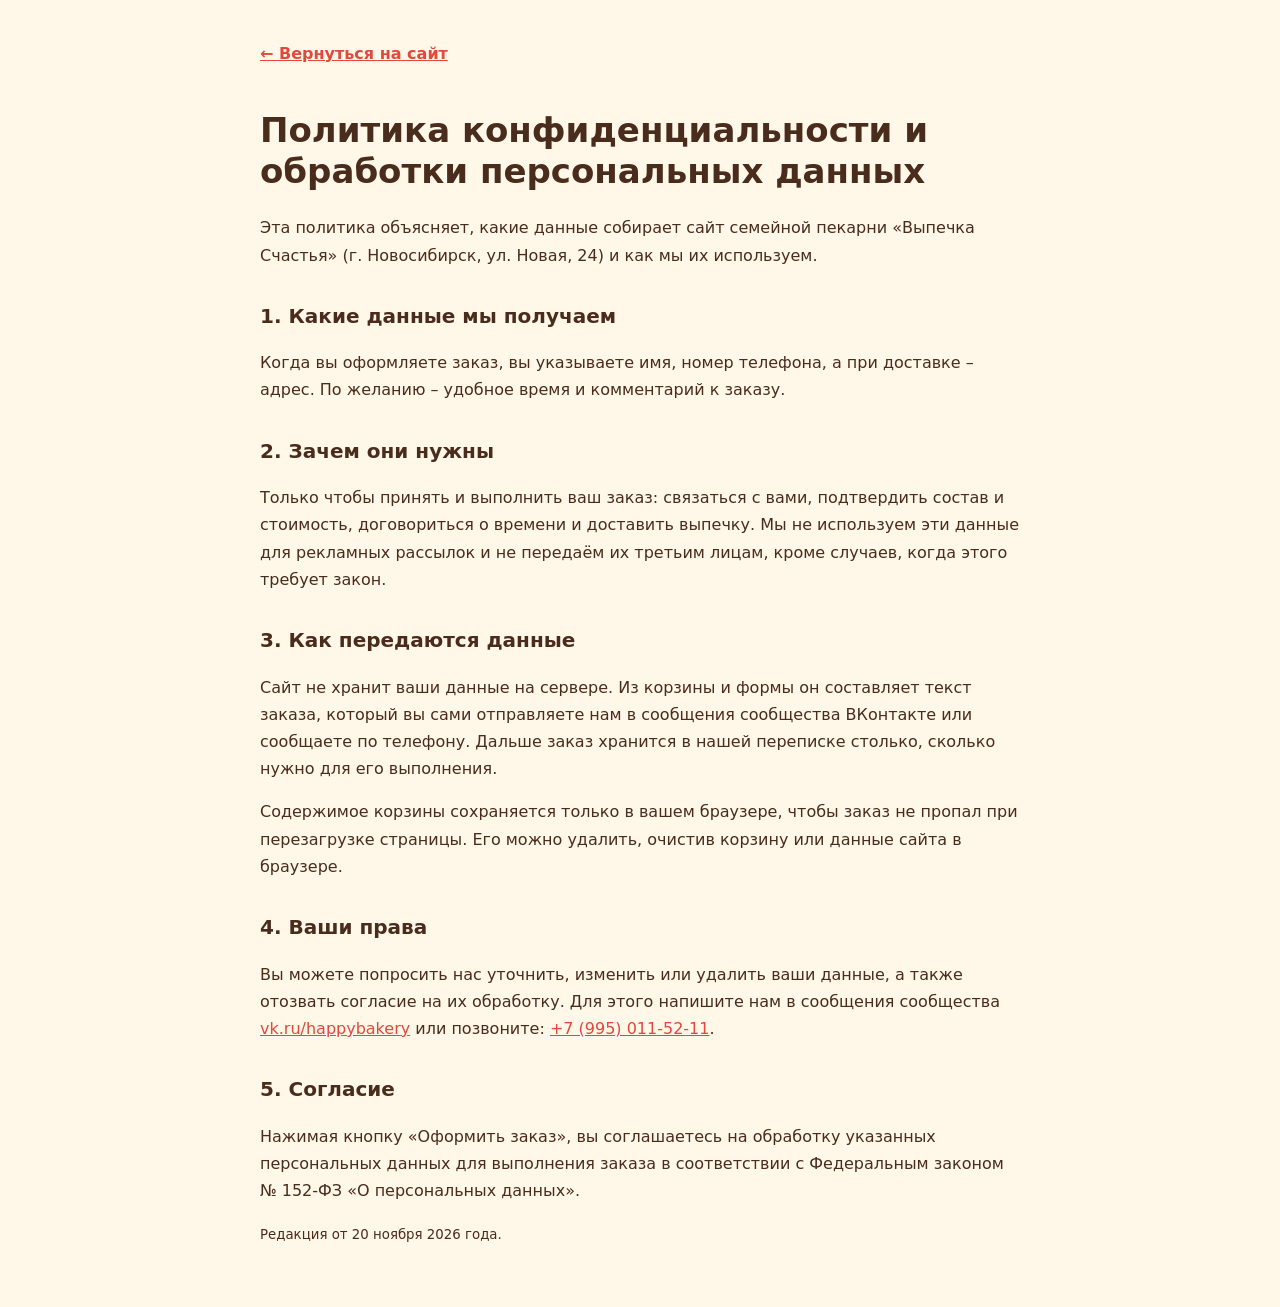
<file: policy.html>
<!doctype html>
<html lang="ru">
<head>
<meta charset="utf-8">
<meta name="viewport" content="width=device-width, initial-scale=1">
<title>Политика конфиденциальности – Выпечка Счастья</title>
<meta name="robots" content="noindex">
<link rel="icon" href="img/logo-photo.jpg">
<style>
  body { margin: 0; background: #fff7e8; color: #4a2c1d; font: 16px/1.7 system-ui, sans-serif; }
  main { width: min(760px, 100% - 32px); margin: 40px auto 60px; }
  h1 { font-size: clamp(24px, 4vw, 34px); line-height: 1.2; }
  h2 { font-size: 20px; margin-top: 30px; }
  a { color: #e2483d; }
  .back { display: inline-block; margin-bottom: 20px; font-weight: 700; }
</style>
</head>
<body>
<main>
  <a class="back" href="index.html">← Вернуться на сайт</a>
  <h1>Политика конфиденциальности и обработки персональных данных</h1>
  <p>Эта политика объясняет, какие данные собирает сайт семейной пекарни «Выпечка Счастья» (г. Новосибирск, ул. Новая, 24) и как мы их используем.</p>

  <h2>1. Какие данные мы получаем</h2>
  <p>Когда вы оформляете заказ, вы указываете имя, номер телефона, а при доставке – адрес. По желанию – удобное время и комментарий к заказу.</p>

  <h2>2. Зачем они нужны</h2>
  <p>Только чтобы принять и выполнить ваш заказ: связаться с вами, подтвердить состав и стоимость, договориться о времени и доставить выпечку. Мы не используем эти данные для рекламных рассылок и не передаём их третьим лицам, кроме случаев, когда этого требует закон.</p>

  <h2>3. Как передаются данные</h2>
  <p>Сайт не хранит ваши данные на сервере. Из корзины и формы он составляет текст заказа, который вы сами отправляете нам в сообщения сообщества ВКонтакте или сообщаете по телефону. Дальше заказ хранится в нашей переписке столько, сколько нужно для его выполнения.</p>
  <p>Содержимое корзины сохраняется только в вашем браузере, чтобы заказ не пропал при перезагрузке страницы. Его можно удалить, очистив корзину или данные сайта в браузере.</p>

  <h2>4. Ваши права</h2>
  <p>Вы можете попросить нас уточнить, изменить или удалить ваши данные, а также отозвать согласие на их обработку. Для этого напишите нам в сообщения сообщества <a href="https://vk.ru/happybakery">vk.ru/happybakery</a> или позвоните: <a href="tel:+79950115211">+7 (995) 011-52-11</a>.</p>

  <h2>5. Согласие</h2>
  <p>Нажимая кнопку «Оформить заказ», вы соглашаетесь на обработку указанных персональных данных для выполнения заказа в соответствии с Федеральным законом № 152-ФЗ «О персональных данных».</p>

  <p><small>Редакция от 20 ноября 2026 года.</small></p>
</main>
</body>
</html>
</file>
